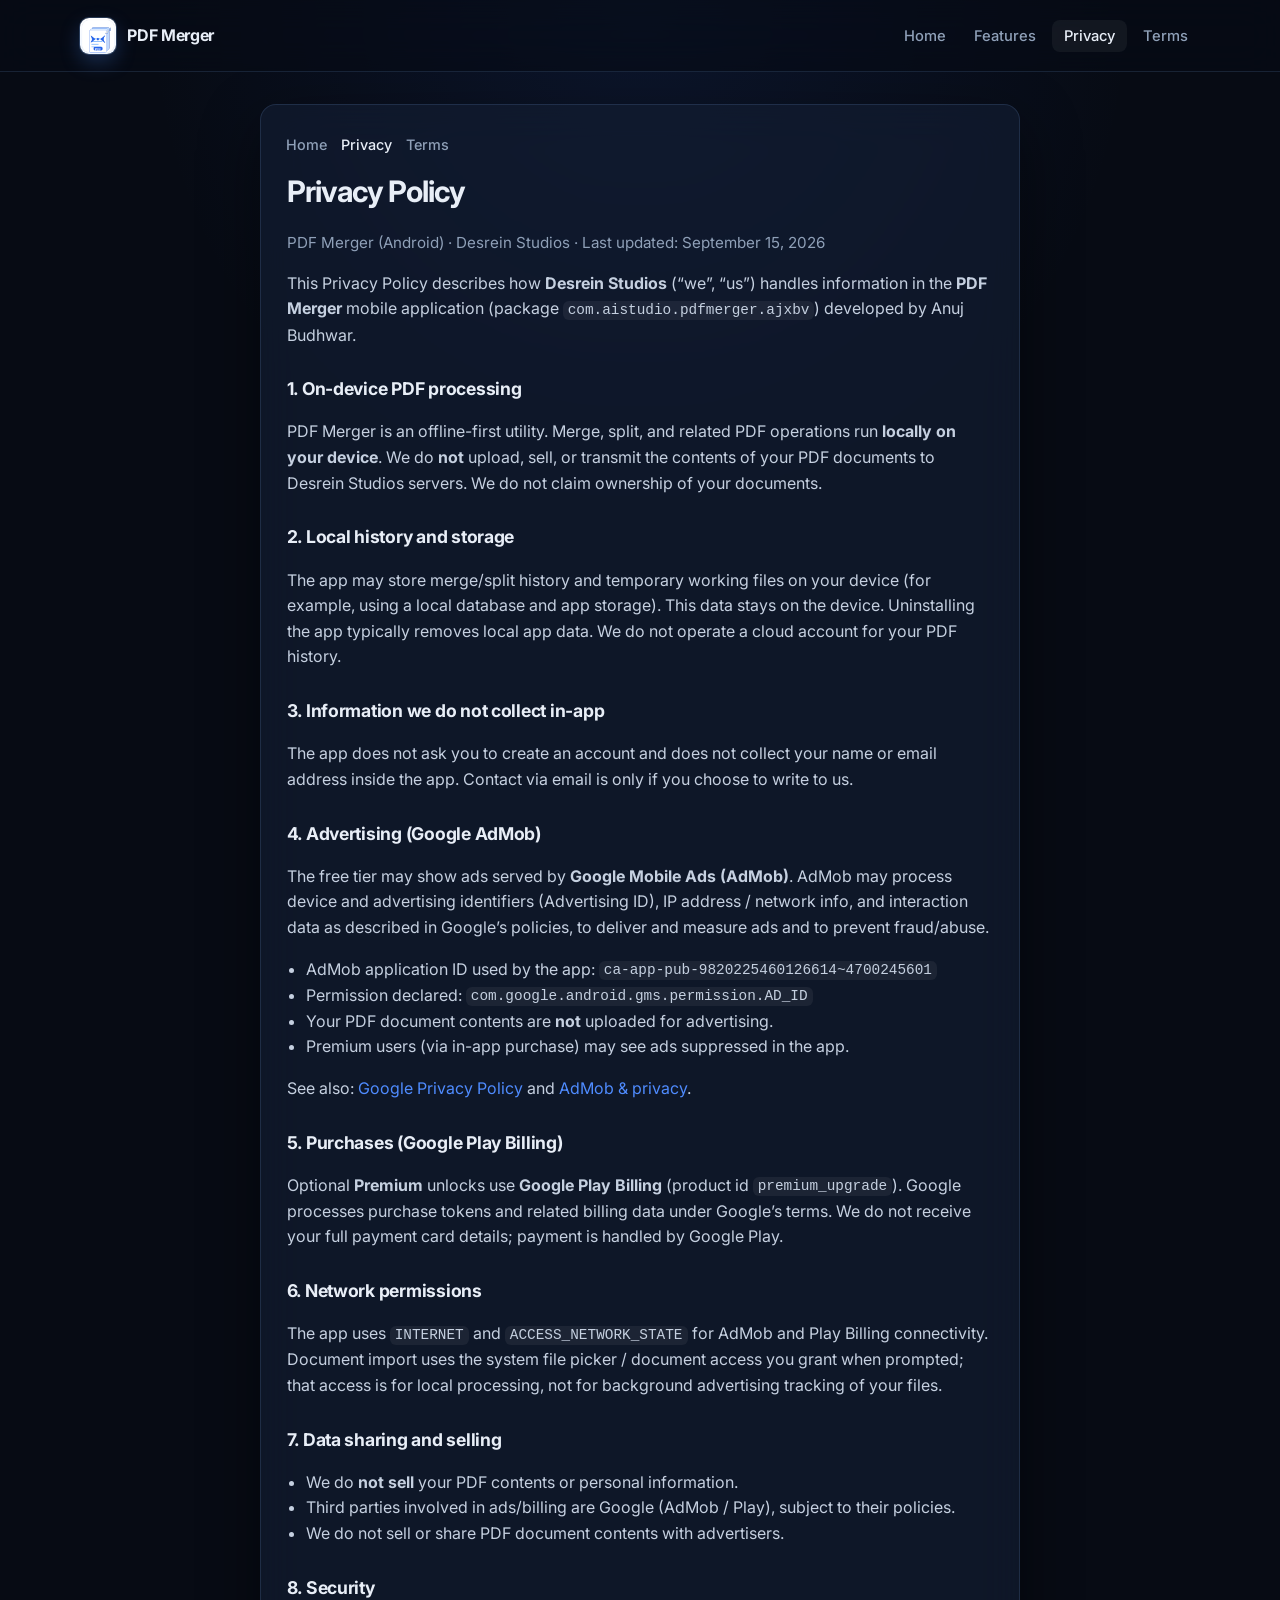
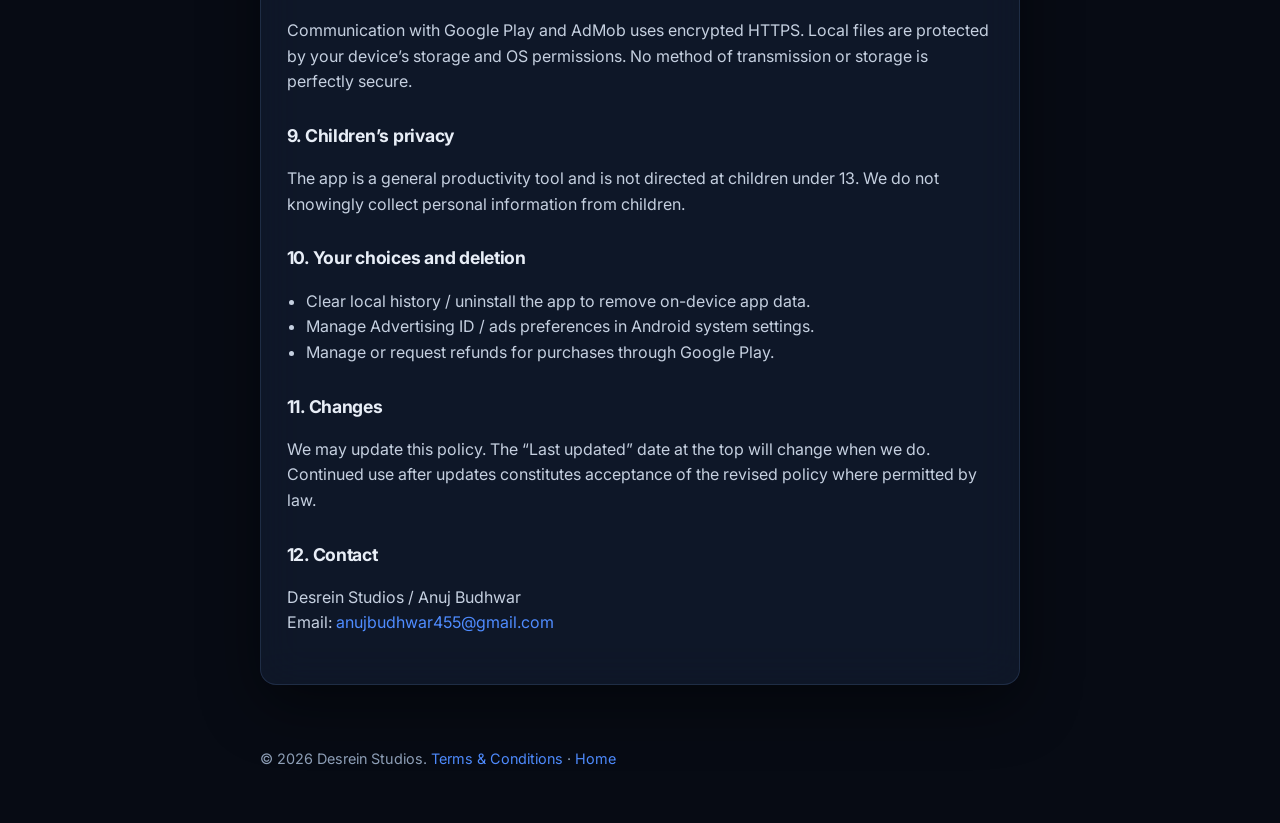
<file: privacy-policy.html>
<!DOCTYPE html>
<html lang="en">
<head>
  <meta charset="utf-8" />
  <meta name="viewport" content="width=device-width, initial-scale=1" />
  <title>Privacy Policy — PDF Merger | Desrein Studios</title>
  <meta name="description" content="Privacy Policy for PDF Merger by Desrein Studios. On-device PDF processing, AdMob, and Google Play Billing disclosure." />
  <meta name="theme-color" content="#070b14" />
  <link rel="icon" type="image/png" href="assets/icon-512.png" />
  <link rel="preconnect" href="https://fonts.googleapis.com" />
  <link rel="preconnect" href="https://fonts.gstatic.com" crossorigin />
  <link href="https://fonts.googleapis.com/css2?family=Inter:wght@400;500;600;700;800&display=swap" rel="stylesheet" />
  <link rel="stylesheet" href="styles.css" />
</head>
<body class="legal">
  <nav class="site-nav" aria-label="Primary">
    <div class="inner">
      <a class="brand" href="index.html">
        <img src="assets/icon-512.png" width="36" height="36" alt="" />
        PDF Merger
      </a>
      <button class="nav-toggle" type="button" aria-expanded="false" aria-controls="nav-menu">Menu</button>
      <ul class="nav-links" id="nav-menu">
        <li><a href="index.html">Home</a></li>
        <li><a href="index.html#features">Features</a></li>
        <li><a href="privacy-policy.html" class="active">Privacy</a></li>
        <li><a href="terms-and-conditions.html">Terms</a></li>
      </ul>
    </div>
  </nav>

  <div class="legal-wrap">
    <article class="legal-card glass">
      <nav class="legal-nav" aria-label="Legal">
        <a href="index.html">Home</a>
        <a href="privacy-policy.html" class="active">Privacy</a>
        <a href="terms-and-conditions.html">Terms</a>
      </nav>
      <h1>Privacy Policy</h1>
      <p class="muted">PDF Merger (Android) · Desrein Studios · Last updated: September 15, 2026</p>

      <p>
        This Privacy Policy describes how <strong>Desrein Studios</strong> (“we”, “us”) handles information in the
        <strong>PDF Merger</strong> mobile application (package
        <code>com.aistudio.pdfmerger.ajxbv</code>) developed by Anuj Budhwar.
      </p>

      <h2>1. On-device PDF processing</h2>
      <p>
        PDF Merger is an offline-first utility. Merge, split, and related PDF operations run
        <strong>locally on your device</strong>. We do <strong>not</strong> upload, sell, or transmit the contents of
        your PDF documents to Desrein Studios servers. We do not claim ownership of your documents.
      </p>

      <h2>2. Local history and storage</h2>
      <p>
        The app may store merge/split history and temporary working files on your device (for example, using a local
        database and app storage). This data stays on the device. Uninstalling the app typically removes local app
        data. We do not operate a cloud account for your PDF history.
      </p>

      <h2>3. Information we do not collect in-app</h2>
      <p>
        The app does not ask you to create an account and does not collect your name or email address inside the app.
        Contact via email is only if you choose to write to us.
      </p>

      <h2>4. Advertising (Google AdMob)</h2>
      <p>
        The free tier may show ads served by <strong>Google Mobile Ads (AdMob)</strong>. AdMob may process
        device and advertising identifiers (Advertising ID), IP address / network info, and interaction data as
        described in Google’s policies, to deliver and measure ads and to prevent fraud/abuse.
      </p>
      <ul>
        <li>AdMob application ID used by the app: <code>ca-app-pub-9820225460126614~4700245601</code></li>
        <li>Permission declared: <code>com.google.android.gms.permission.AD_ID</code></li>
        <li>Your PDF document contents are <strong>not</strong> uploaded for advertising.</li>
        <li>Premium users (via in-app purchase) may see ads suppressed in the app.</li>
      </ul>
      <p>
        See also:
        <a href="https://policies.google.com/privacy" rel="noopener noreferrer">Google Privacy Policy</a>
        and
        <a href="https://support.google.com/admob/answer/6128543" rel="noopener noreferrer">AdMob &amp; privacy</a>.
      </p>

      <h2>5. Purchases (Google Play Billing)</h2>
      <p>
        Optional <strong>Premium</strong> unlocks use <strong>Google Play Billing</strong> (product id
        <code>premium_upgrade</code>). Google processes purchase tokens and related billing data under Google’s terms.
        We do not receive your full payment card details; payment is handled by Google Play.
      </p>

      <h2>6. Network permissions</h2>
      <p>
        The app uses <code>INTERNET</code> and <code>ACCESS_NETWORK_STATE</code> for AdMob and Play Billing
        connectivity. Document import uses the system file picker / document access you grant when prompted;
        that access is for local processing, not for background advertising tracking of your files.
      </p>

      <h2>7. Data sharing and selling</h2>
      <ul>
        <li>We do <strong>not sell</strong> your PDF contents or personal information.</li>
        <li>Third parties involved in ads/billing are Google (AdMob / Play), subject to their policies.</li>
        <li>We do not sell or share PDF document contents with advertisers.</li>
      </ul>

      <h2>8. Security</h2>
      <p>
        Communication with Google Play and AdMob uses encrypted HTTPS. Local files are protected by your device’s
        storage and OS permissions. No method of transmission or storage is perfectly secure.
      </p>

      <h2>9. Children’s privacy</h2>
      <p>
        The app is a general productivity tool and is not directed at children under 13. We do not knowingly collect
        personal information from children.
      </p>

      <h2>10. Your choices and deletion</h2>
      <ul>
        <li>Clear local history / uninstall the app to remove on-device app data.</li>
        <li>Manage Advertising ID / ads preferences in Android system settings.</li>
        <li>Manage or request refunds for purchases through Google Play.</li>
      </ul>

      <h2>11. Changes</h2>
      <p>
        We may update this policy. The “Last updated” date at the top will change when we do. Continued use after
        updates constitutes acceptance of the revised policy where permitted by law.
      </p>

      <h2>12. Contact</h2>
      <p>
        Desrein Studios / Anuj Budhwar<br />
        Email: <a href="mailto:anujbudhwar455@gmail.com">anujbudhwar455@gmail.com</a>
      </p>
    </article>
  </div>

  <footer class="legal-footer">
    <p>© 2026 Desrein Studios. <a href="terms-and-conditions.html">Terms &amp; Conditions</a> · <a href="index.html">Home</a></p>
  </footer>

  <script src="main.js" defer></script>
</body>
</html>
</file>
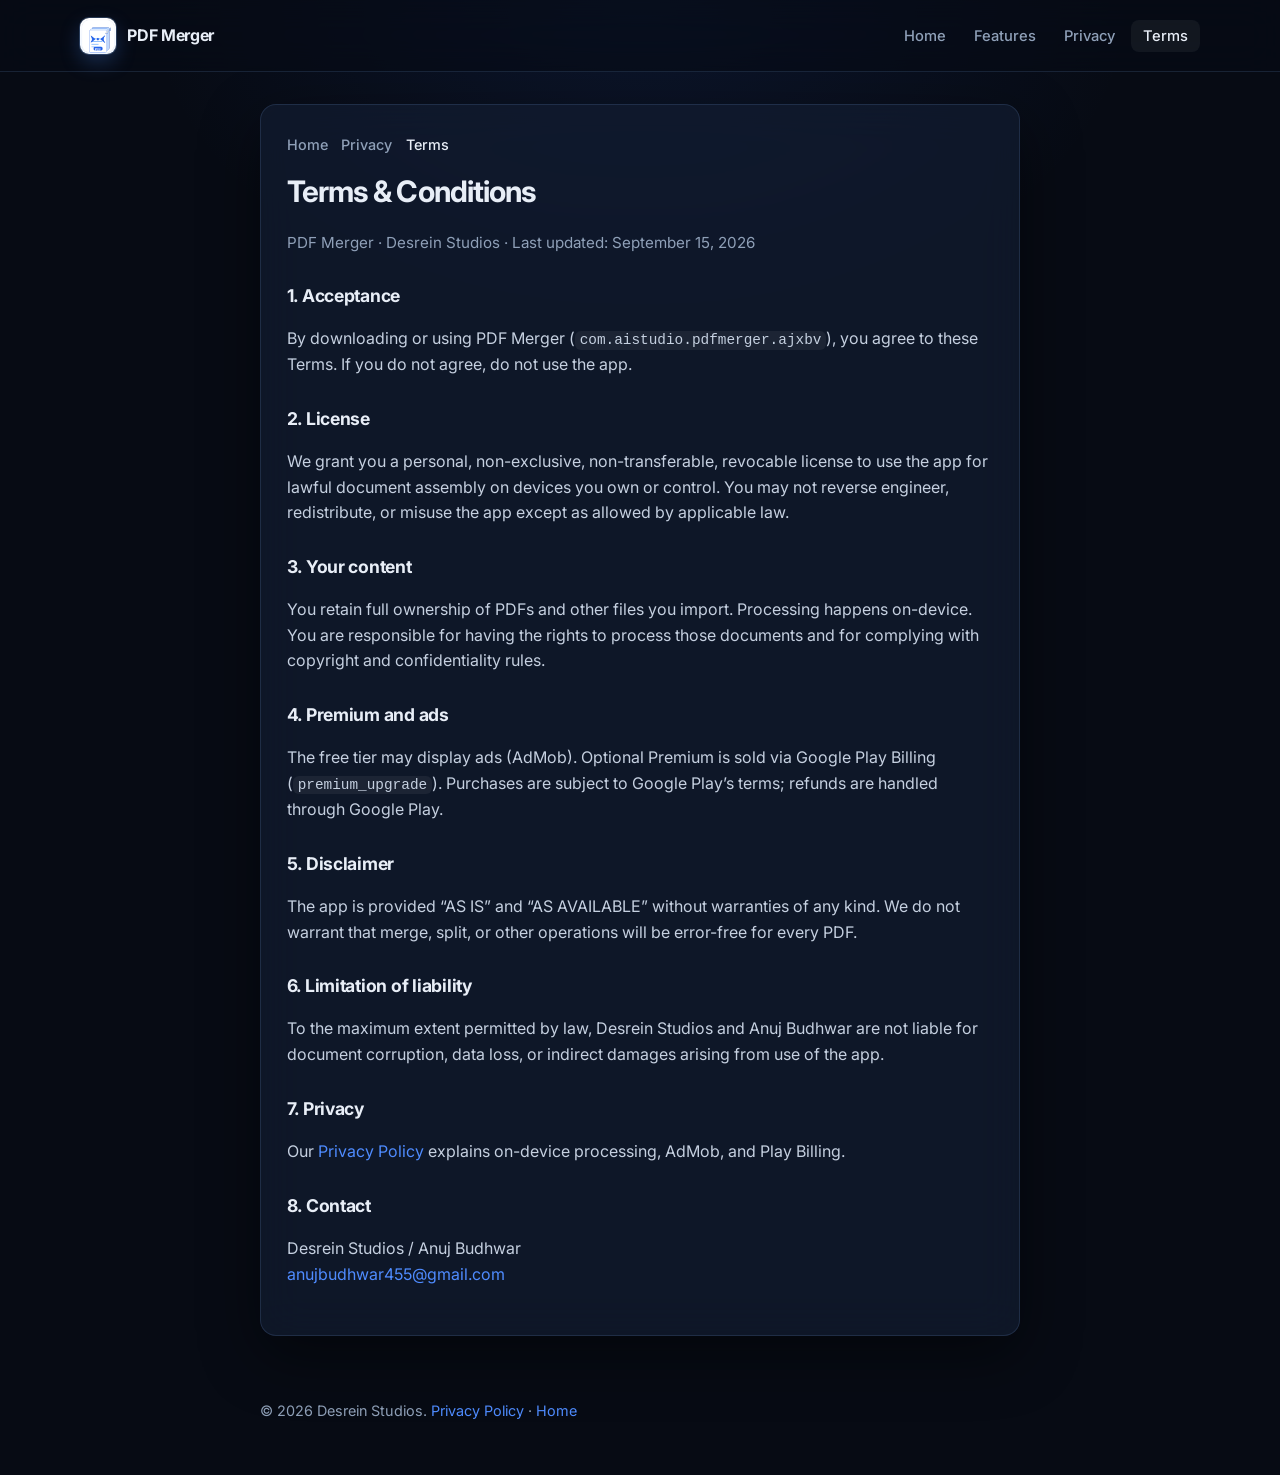
<file: terms-and-conditions.html>
<!DOCTYPE html>
<html lang="en">
<head>
  <meta charset="utf-8" />
  <meta name="viewport" content="width=device-width, initial-scale=1" />
  <title>Terms &amp; Conditions — PDF Merger | Desrein Studios</title>
  <meta name="description" content="Terms and Conditions for PDF Merger by Desrein Studios." />
  <meta name="theme-color" content="#070b14" />
  <link rel="icon" type="image/png" href="assets/icon-512.png" />
  <link rel="preconnect" href="https://fonts.googleapis.com" />
  <link rel="preconnect" href="https://fonts.gstatic.com" crossorigin />
  <link href="https://fonts.googleapis.com/css2?family=Inter:wght@400;500;600;700;800&display=swap" rel="stylesheet" />
  <link rel="stylesheet" href="styles.css" />
</head>
<body class="legal">
  <nav class="site-nav" aria-label="Primary">
    <div class="inner">
      <a class="brand" href="index.html">
        <img src="assets/icon-512.png" width="36" height="36" alt="" />
        PDF Merger
      </a>
      <button class="nav-toggle" type="button" aria-expanded="false" aria-controls="nav-menu">Menu</button>
      <ul class="nav-links" id="nav-menu">
        <li><a href="index.html">Home</a></li>
        <li><a href="index.html#features">Features</a></li>
        <li><a href="privacy-policy.html">Privacy</a></li>
        <li><a href="terms-and-conditions.html" class="active">Terms</a></li>
      </ul>
    </div>
  </nav>

  <div class="legal-wrap">
    <article class="legal-card glass">
      <nav class="legal-nav" aria-label="Legal">
        <a href="index.html">Home</a>
        <a href="privacy-policy.html">Privacy</a>
        <a href="terms-and-conditions.html" class="active">Terms</a>
      </nav>
      <h1>Terms &amp; Conditions</h1>
      <p class="muted">PDF Merger · Desrein Studios · Last updated: September 15, 2026</p>

      <h2>1. Acceptance</h2>
      <p>
        By downloading or using PDF Merger (<code>com.aistudio.pdfmerger.ajxbv</code>), you agree to these Terms.
        If you do not agree, do not use the app.
      </p>

      <h2>2. License</h2>
      <p>
        We grant you a personal, non-exclusive, non-transferable, revocable license to use the app for lawful
        document assembly on devices you own or control. You may not reverse engineer, redistribute, or misuse the app
        except as allowed by applicable law.
      </p>

      <h2>3. Your content</h2>
      <p>
        You retain full ownership of PDFs and other files you import. Processing happens on-device. You are responsible
        for having the rights to process those documents and for complying with copyright and confidentiality rules.
      </p>

      <h2>4. Premium and ads</h2>
      <p>
        The free tier may display ads (AdMob). Optional Premium is sold via Google Play Billing
        (<code>premium_upgrade</code>). Purchases are subject to Google Play’s terms; refunds are handled through Google Play.
      </p>

      <h2>5. Disclaimer</h2>
      <p>
        The app is provided “AS IS” and “AS AVAILABLE” without warranties of any kind. We do not warrant that merge,
        split, or other operations will be error-free for every PDF.
      </p>

      <h2>6. Limitation of liability</h2>
      <p>
        To the maximum extent permitted by law, Desrein Studios and Anuj Budhwar are not liable for document corruption,
        data loss, or indirect damages arising from use of the app.
      </p>

      <h2>7. Privacy</h2>
      <p>Our <a href="privacy-policy.html">Privacy Policy</a> explains on-device processing, AdMob, and Play Billing.</p>

      <h2>8. Contact</h2>
      <p>
        Desrein Studios / Anuj Budhwar<br />
        <a href="mailto:anujbudhwar455@gmail.com">anujbudhwar455@gmail.com</a>
      </p>
    </article>
  </div>

  <footer class="legal-footer">
    <p>© 2026 Desrein Studios. <a href="privacy-policy.html">Privacy Policy</a> · <a href="index.html">Home</a></p>
  </footer>

  <script src="main.js" defer></script>
</body>
</html>
</file>
<file: styles.css>
/* PDF Merger — Desrein Studios marketing site */
:root {
  --bg: #070b14;
  --bg-elevated: #0d1524;
  --surface: rgba(18, 28, 48, 0.72);
  --surface-solid: #121c30;
  --border: rgba(120, 160, 220, 0.16);
  --border-strong: rgba(120, 160, 220, 0.28);
  --text: #e8eef7;
  --muted: #8fa0b8;
  --accent: #4f8cff;
  --accent-soft: rgba(79, 140, 255, 0.18);
  --accent-glow: rgba(79, 140, 255, 0.45);
  --success: #3dd68c;
  --radius: 16px;
  --radius-sm: 12px;
  --shadow: 0 20px 60px rgba(0, 0, 0, 0.45);
  --font: "Inter", system-ui, -apple-system, "Segoe UI", Roboto, sans-serif;
  --max: 1120px;
  --nav-h: 72px;
}

*, *::before, *::after { box-sizing: border-box; }
html { scroll-behavior: smooth; }
@media (prefers-reduced-motion: reduce) {
  html { scroll-behavior: auto; }
}

body {
  margin: 0;
  font-family: var(--font);
  background: var(--bg);
  color: var(--text);
  line-height: 1.6;
  min-height: 100vh;
  overflow-x: hidden;
  -webkit-font-smoothing: antialiased;
}

img { max-width: 100%; height: auto; display: block; }
a { color: var(--accent); text-decoration: none; }
a:hover { text-decoration: underline; }
code {
  font-family: ui-monospace, SFMono-Regular, Menlo, Consolas, monospace;
  font-size: 0.9em;
  background: rgba(255,255,255,0.06);
  padding: 0.1em 0.35em;
  border-radius: 6px;
}

/* Canvas background */
#webgl-bg {
  position: fixed;
  inset: 0;
  z-index: 0;
  pointer-events: none;
  background:
    radial-gradient(ellipse 80% 60% at 70% 20%, rgba(40, 80, 180, 0.22), transparent 55%),
    radial-gradient(ellipse 60% 50% at 15% 80%, rgba(20, 50, 120, 0.18), transparent 50%),
    linear-gradient(180deg, #070b14 0%, #0a1220 50%, #070b14 100%);
}
#webgl-bg canvas {
  display: block;
  width: 100%;
  height: 100%;
}

.page {
  position: relative;
  z-index: 1;
}

/* Nav */
.site-nav {
  position: sticky;
  top: 0;
  z-index: 50;
  height: var(--nav-h);
  display: flex;
  align-items: center;
  backdrop-filter: blur(18px) saturate(1.2);
  -webkit-backdrop-filter: blur(18px) saturate(1.2);
  background: rgba(7, 11, 20, 0.65);
  border-bottom: 1px solid var(--border);
}
.site-nav .inner {
  width: min(var(--max), calc(100% - 2rem));
  margin: 0 auto;
  display: flex;
  align-items: center;
  justify-content: space-between;
  gap: 1rem;
}
.brand {
  display: flex;
  align-items: center;
  gap: 0.7rem;
  color: var(--text);
  text-decoration: none;
  font-weight: 700;
  letter-spacing: -0.02em;
}
.brand:hover { text-decoration: none; }
.brand img {
  width: 36px;
  height: 36px;
  border-radius: 9px;
  box-shadow: 0 0 0 1px var(--border-strong), 0 8px 20px rgba(79,140,255,0.25);
}
.nav-links {
  display: flex;
  align-items: center;
  gap: 0.25rem;
  list-style: none;
  margin: 0;
  padding: 0;
}
.nav-links a {
  color: var(--muted);
  font-size: 0.92rem;
  font-weight: 500;
  padding: 0.45rem 0.75rem;
  border-radius: 8px;
  text-decoration: none;
  transition: color 0.15s, background 0.15s;
}
.nav-links a:hover,
.nav-links a.active {
  color: var(--text);
  background: rgba(255,255,255,0.05);
  text-decoration: none;
}
.nav-cta {
  display: inline-flex;
  align-items: center;
  gap: 0.4rem;
  margin-left: 0.5rem;
  padding: 0.5rem 1rem !important;
  background: var(--accent-soft) !important;
  color: #b8d4ff !important;
  border: 1px solid rgba(79,140,255,0.35);
  border-radius: 999px !important;
}
.nav-cta:hover {
  background: rgba(79,140,255,0.28) !important;
  color: #fff !important;
}
.nav-toggle {
  display: none;
  background: transparent;
  border: 1px solid var(--border);
  color: var(--text);
  border-radius: 8px;
  padding: 0.4rem 0.65rem;
  cursor: pointer;
  font-size: 0.85rem;
}

@media (max-width: 720px) {
  .nav-toggle { display: inline-flex; }
  .nav-links {
    display: none;
    position: absolute;
    top: var(--nav-h);
    left: 0;
    right: 0;
    flex-direction: column;
    align-items: stretch;
    padding: 0.75rem 1rem 1rem;
    background: rgba(10, 16, 28, 0.96);
    border-bottom: 1px solid var(--border);
    gap: 0.15rem;
  }
  .nav-links.open { display: flex; }
  .nav-cta { margin-left: 0; justify-content: center; }
}

/* Hero */
.hero {
  min-height: calc(100vh - var(--nav-h));
  display: flex;
  align-items: center;
  padding: 3rem 0 4rem;
}
.hero .inner {
  width: min(var(--max), calc(100% - 2rem));
  margin: 0 auto;
  display: grid;
  grid-template-columns: 1.1fr 0.9fr;
  gap: 2.5rem;
  align-items: center;
}
.glass {
  background: var(--surface);
  backdrop-filter: blur(20px) saturate(1.25);
  -webkit-backdrop-filter: blur(20px) saturate(1.25);
  border: 1px solid var(--border);
  border-radius: var(--radius);
  box-shadow: var(--shadow);
}
.hero-panel {
  padding: 2rem 2rem 2.1rem;
}
.eyebrow {
  display: inline-flex;
  align-items: center;
  gap: 0.45rem;
  font-size: 0.78rem;
  font-weight: 600;
  letter-spacing: 0.06em;
  text-transform: uppercase;
  color: #9ec0ff;
  background: var(--accent-soft);
  border: 1px solid rgba(79,140,255,0.3);
  padding: 0.35rem 0.7rem;
  border-radius: 999px;
  margin-bottom: 1.1rem;
}
.hero h1 {
  margin: 0 0 0.75rem;
  font-size: clamp(2.1rem, 4.5vw, 3.15rem);
  line-height: 1.12;
  letter-spacing: -0.035em;
  font-weight: 800;
}
.hero h1 span {
  background: linear-gradient(120deg, #8eb6ff 0%, #4f8cff 45%, #7aa8ff 100%);
  -webkit-background-clip: text;
  background-clip: text;
  color: transparent;
}
.tagline {
  margin: 0 0 1.35rem;
  color: var(--muted);
  font-size: 1.05rem;
  max-width: 36rem;
}
.feature-bullets {
  list-style: none;
  margin: 0 0 1.6rem;
  padding: 0;
  display: grid;
  grid-template-columns: 1fr 1fr;
  gap: 0.55rem 1rem;
}
.feature-bullets li {
  display: flex;
  align-items: center;
  gap: 0.55rem;
  font-size: 0.95rem;
  font-weight: 500;
  color: var(--text);
}
.bullet-dot {
  width: 8px;
  height: 8px;
  border-radius: 50%;
  background: var(--accent);
  box-shadow: 0 0 12px var(--accent-glow);
  flex-shrink: 0;
}
.cta-row {
  display: flex;
  flex-wrap: wrap;
  gap: 0.75rem;
  align-items: center;
}
.btn {
  display: inline-flex;
  align-items: center;
  justify-content: center;
  gap: 0.45rem;
  padding: 0.75rem 1.25rem;
  border-radius: 999px;
  font-weight: 600;
  font-size: 0.95rem;
  border: 1px solid transparent;
  cursor: pointer;
  text-decoration: none;
  transition: transform 0.15s, background 0.15s, border-color 0.15s, box-shadow 0.15s;
}
.btn:hover { text-decoration: none; transform: translateY(-1px); }
.btn-primary {
  background: linear-gradient(135deg, #4f8cff, #3a6fe0);
  color: #fff;
  box-shadow: 0 10px 28px rgba(79,140,255,0.35);
}
.btn-primary:hover {
  box-shadow: 0 14px 32px rgba(79,140,255,0.45);
}
.btn-ghost {
  background: rgba(255,255,255,0.04);
  border-color: var(--border-strong);
  color: var(--text);
}
.btn-ghost:hover {
  background: rgba(255,255,255,0.08);
  border-color: rgba(120,160,220,0.4);
}
.cta-note {
  width: 100%;
  margin: 0.35rem 0 0;
  font-size: 0.8rem;
  color: var(--muted);
}

.hero-visual {
  position: relative;
  min-height: 320px;
  display: flex;
  align-items: center;
  justify-content: center;
}
.hero-visual .feature-shot {
  width: min(100%, 480px);
  border-radius: 18px;
  border: 1px solid var(--border-strong);
  box-shadow: var(--shadow), 0 0 60px rgba(79,140,255,0.12);
  overflow: hidden;
  background: var(--surface-solid);
}
.hero-visual .feature-shot img {
  width: 100%;
  display: block;
}
.float-badge {
  position: absolute;
  bottom: 12%;
  left: 4%;
  padding: 0.65rem 0.9rem;
  font-size: 0.82rem;
  font-weight: 600;
  border-radius: 12px;
  background: rgba(12, 20, 36, 0.85);
  border: 1px solid var(--border);
  backdrop-filter: blur(12px);
  box-shadow: 0 12px 30px rgba(0,0,0,0.35);
}
.float-badge strong { color: var(--success); display: block; font-size: 0.72rem; letter-spacing: 0.04em; text-transform: uppercase; }

@media (max-width: 900px) {
  .hero .inner { grid-template-columns: 1fr; }
  .hero-visual { order: -1; min-height: auto; }
  .feature-bullets { grid-template-columns: 1fr; }
  .hero { min-height: auto; padding-top: 2rem; }
}

/* Sections */
section {
  padding: 4.5rem 0;
}
.section-inner {
  width: min(var(--max), calc(100% - 2rem));
  margin: 0 auto;
}
.section-head {
  max-width: 36rem;
  margin-bottom: 2.25rem;
}
.section-head h2 {
  margin: 0 0 0.55rem;
  font-size: clamp(1.6rem, 3vw, 2.1rem);
  letter-spacing: -0.03em;
  font-weight: 760;
}
.section-head p {
  margin: 0;
  color: var(--muted);
}

.features-grid {
  display: grid;
  grid-template-columns: repeat(3, 1fr);
  gap: 1rem;
}
.feature-card {
  padding: 1.4rem 1.35rem 1.5rem;
  border-radius: var(--radius);
  background: var(--surface);
  border: 1px solid var(--border);
  backdrop-filter: blur(14px);
  transition: border-color 0.2s, transform 0.2s;
}
.feature-card:hover {
  border-color: var(--border-strong);
  transform: translateY(-2px);
}
.feature-icon {
  width: 42px;
  height: 42px;
  border-radius: 12px;
  display: grid;
  place-items: center;
  background: var(--accent-soft);
  border: 1px solid rgba(79,140,255,0.28);
  margin-bottom: 1rem;
  font-size: 1.15rem;
}
.feature-card h3 {
  margin: 0 0 0.4rem;
  font-size: 1.05rem;
  letter-spacing: -0.02em;
}
.feature-card p {
  margin: 0;
  color: var(--muted);
  font-size: 0.92rem;
}

@media (max-width: 860px) {
  .features-grid { grid-template-columns: 1fr; }
}

/* Screenshots */
.shots-grid {
  display: grid;
  grid-template-columns: 1.2fr 1fr 1fr;
  gap: 1rem;
  align-items: stretch;
}
.shot {
  border-radius: var(--radius);
  overflow: hidden;
  border: 1px solid var(--border);
  background: var(--surface-solid);
  box-shadow: 0 16px 40px rgba(0,0,0,0.3);
}
.shot img { width: 100%; height: 100%; object-fit: cover; }
.shot.wide { grid-row: span 1; }

@media (max-width: 800px) {
  .shots-grid { grid-template-columns: 1fr; }
}

/* Premium strip */
.premium {
  padding: 0 0 4.5rem;
}
.premium-card {
  padding: 1.75rem 1.75rem;
  display: flex;
  flex-wrap: wrap;
  align-items: center;
  justify-content: space-between;
  gap: 1.25rem;
}
.premium-card h2 {
  margin: 0 0 0.35rem;
  font-size: 1.35rem;
  letter-spacing: -0.02em;
}
.premium-card p {
  margin: 0;
  color: var(--muted);
  max-width: 34rem;
  font-size: 0.95rem;
}
.price-pill {
  display: inline-flex;
  align-items: center;
  gap: 0.5rem;
  padding: 0.55rem 0.9rem;
  border-radius: 999px;
  background: rgba(255,255,255,0.05);
  border: 1px solid var(--border);
  font-weight: 600;
  white-space: nowrap;
}
.price-pill em {
  font-style: normal;
  color: #9ec0ff;
}

/* Footer */
.site-footer {
  border-top: 1px solid var(--border);
  padding: 2.5rem 0 2rem;
  background: rgba(5, 8, 14, 0.55);
  backdrop-filter: blur(12px);
}
.footer-inner {
  width: min(var(--max), calc(100% - 2rem));
  margin: 0 auto;
  display: flex;
  flex-wrap: wrap;
  gap: 1.5rem;
  justify-content: space-between;
  align-items: flex-start;
}
.footer-brand {
  display: flex;
  gap: 0.75rem;
  align-items: center;
}
.footer-brand img {
  width: 40px;
  height: 40px;
  border-radius: 10px;
}
.footer-brand strong { display: block; }
.footer-brand span { color: var(--muted); font-size: 0.88rem; }
.footer-links {
  display: flex;
  flex-wrap: wrap;
  gap: 0.85rem 1.25rem;
  align-items: center;
}
.footer-links a {
  color: var(--muted);
  font-size: 0.9rem;
}
.footer-links a:hover { color: var(--text); }
.footer-meta {
  width: 100%;
  margin-top: 0.5rem;
  padding-top: 1.25rem;
  border-top: 1px solid var(--border);
  color: var(--muted);
  font-size: 0.85rem;
  display: flex;
  flex-wrap: wrap;
  gap: 0.5rem 1.25rem;
  justify-content: space-between;
}

/* Legal pages */
body.legal {
  background:
    radial-gradient(ellipse 70% 40% at 50% 0%, rgba(40, 80, 180, 0.15), transparent 55%),
    var(--bg);
}
.legal-wrap {
  width: min(760px, calc(100% - 2rem));
  margin: 0 auto;
  padding: 2rem 0 3rem;
}
.legal-card {
  padding: 1.75rem 1.6rem 2rem;
}
.legal-card h1 {
  margin: 0.75rem 0 0.25rem;
  font-size: 1.85rem;
  letter-spacing: -0.03em;
}
.legal-card .muted { color: var(--muted); font-size: 0.95rem; }
.legal-card h2 {
  font-size: 1.1rem;
  margin: 1.7rem 0 0.45rem;
  letter-spacing: -0.015em;
}
.legal-card p, .legal-card li { color: #c5d0e0; }
.legal-card ul { padding-left: 1.2rem; }
.legal-nav {
  display: flex;
  flex-wrap: wrap;
  gap: 0.35rem 0.85rem;
  margin-bottom: 0.5rem;
}
.legal-nav a {
  color: var(--muted);
  font-size: 0.9rem;
  font-weight: 500;
}
.legal-nav a:hover, .legal-nav a.active { color: var(--text); }
.legal-footer {
  width: min(760px, calc(100% - 2rem));
  margin: 0 auto;
  padding: 0 0 2.5rem;
  color: var(--muted);
  font-size: 0.9rem;
}

.sr-only {
  position: absolute;
  width: 1px;
  height: 1px;
  padding: 0;
  margin: -1px;
  overflow: hidden;
  clip: rect(0,0,0,0);
  border: 0;
}
</file>
